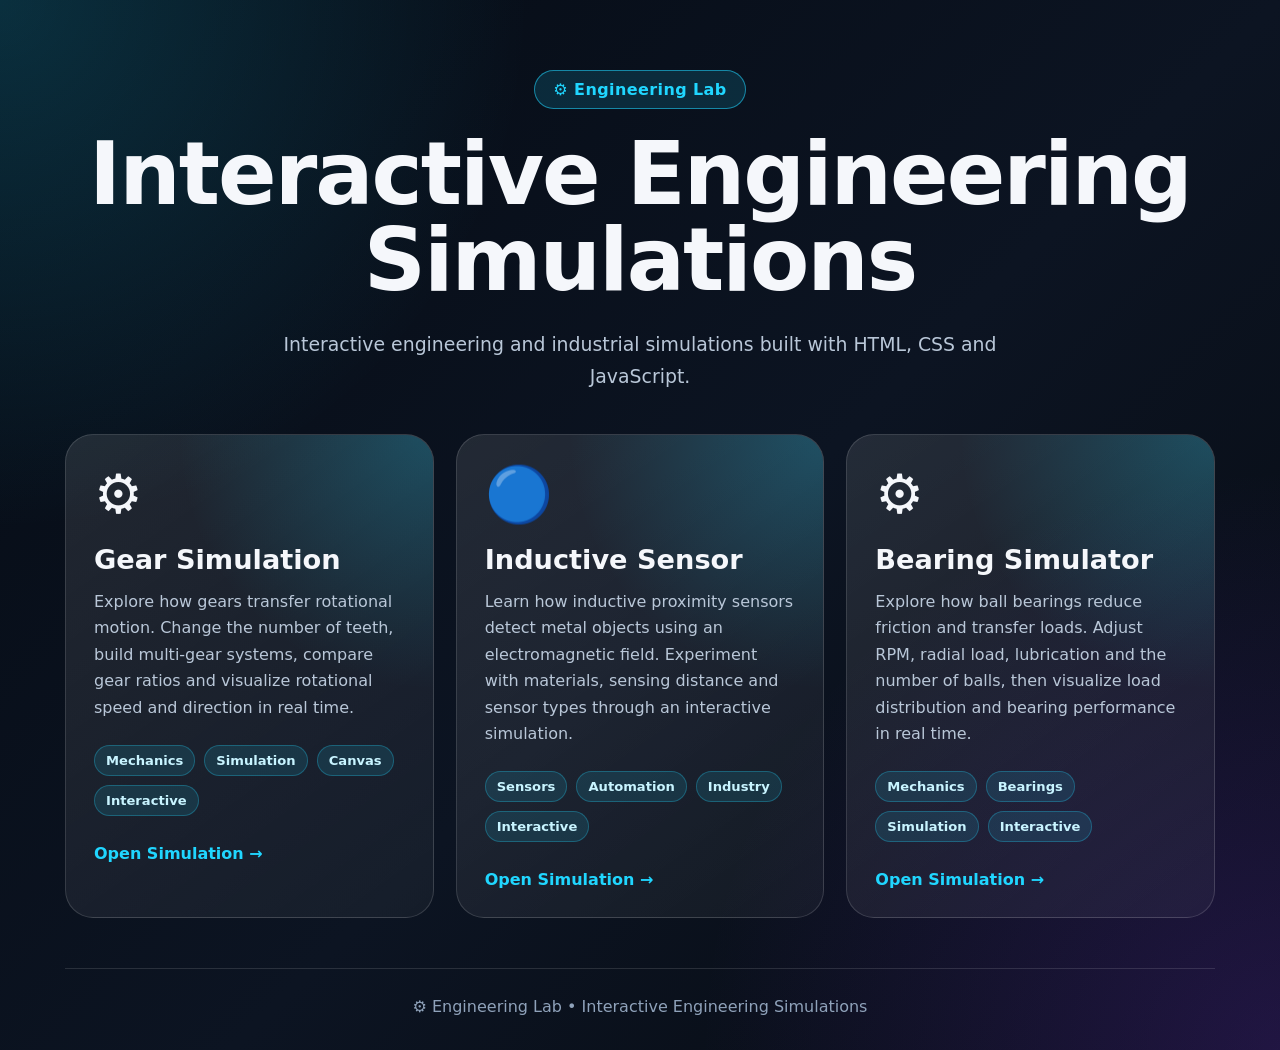
<file: index.html>
<!DOCTYPE html>
<html lang="en">
<head>
    <meta charset="UTF-8">
    <meta name="viewport" content="width=device-width, initial-scale=1.0">
    <title>Engineering Lab</title>
    <link rel="stylesheet" href="style.css">
</head>
<body>

<header class="hero">
    <div class="badge">⚙️ Engineering Lab</div>

    <h1>Interactive Engineering Simulations</h1>

    <p>
        Interactive engineering and industrial simulations built with HTML, CSS and JavaScript.
    </p>
</header>

<main class="grid">

    <a href="1-GearSimulation/index.html" class="card active">
        <div class="icon">⚙️</div>

        <h2>Gear Simulation</h2>

        <p>
            Explore how gears transfer rotational motion. Change the number of teeth,
            build multi-gear systems, compare gear ratios and visualize rotational speed
            and direction in real time.
        </p>

        <div class="tags">
            <span class="tag">Mechanics</span>
            <span class="tag">Simulation</span>
            <span class="tag">Canvas</span>
            <span class="tag">Interactive</span>
        </div>

        <span class="open">Open Simulation →</span>
    </a>

    <a href="2-InductiveSensor/index.html" class="card active">

        <div class="icon">🔵</div>
    
        <h2>Inductive Sensor</h2>
    
        <p>
            Learn how inductive proximity sensors detect metal objects using an
            electromagnetic field. Experiment with materials, sensing distance and
            sensor types through an interactive simulation.
        </p>
    
        <div class="tags">
            <span class="tag">Sensors</span>
            <span class="tag">Automation</span>
            <span class="tag">Industry</span>
            <span class="tag">Interactive</span>
        </div>
    
        <span class="open">Open Simulation →</span>
    
    </a>

    <a href="3-BearingSimulator/index.html" class="card active">

        <div class="icon">⚙️</div>
    
        <h2>Bearing Simulator</h2>
    
        <p>
            Explore how ball bearings reduce friction and transfer loads.
            Adjust RPM, radial load, lubrication and the number of balls,
            then visualize load distribution and bearing performance in real time.
        </p>
    
        <div class="tags">
            <span class="tag">Mechanics</span>
            <span class="tag">Bearings</span>
            <span class="tag">Simulation</span>
            <span class="tag">Interactive</span>
        </div>
    
        <span class="open">Open Simulation →</span>
    
    </a>

</main>

<footer>
    ⚙️ Engineering Lab • Interactive Engineering Simulations
</footer>

<script src="script.js"></script>
</body>
</html>
</file>
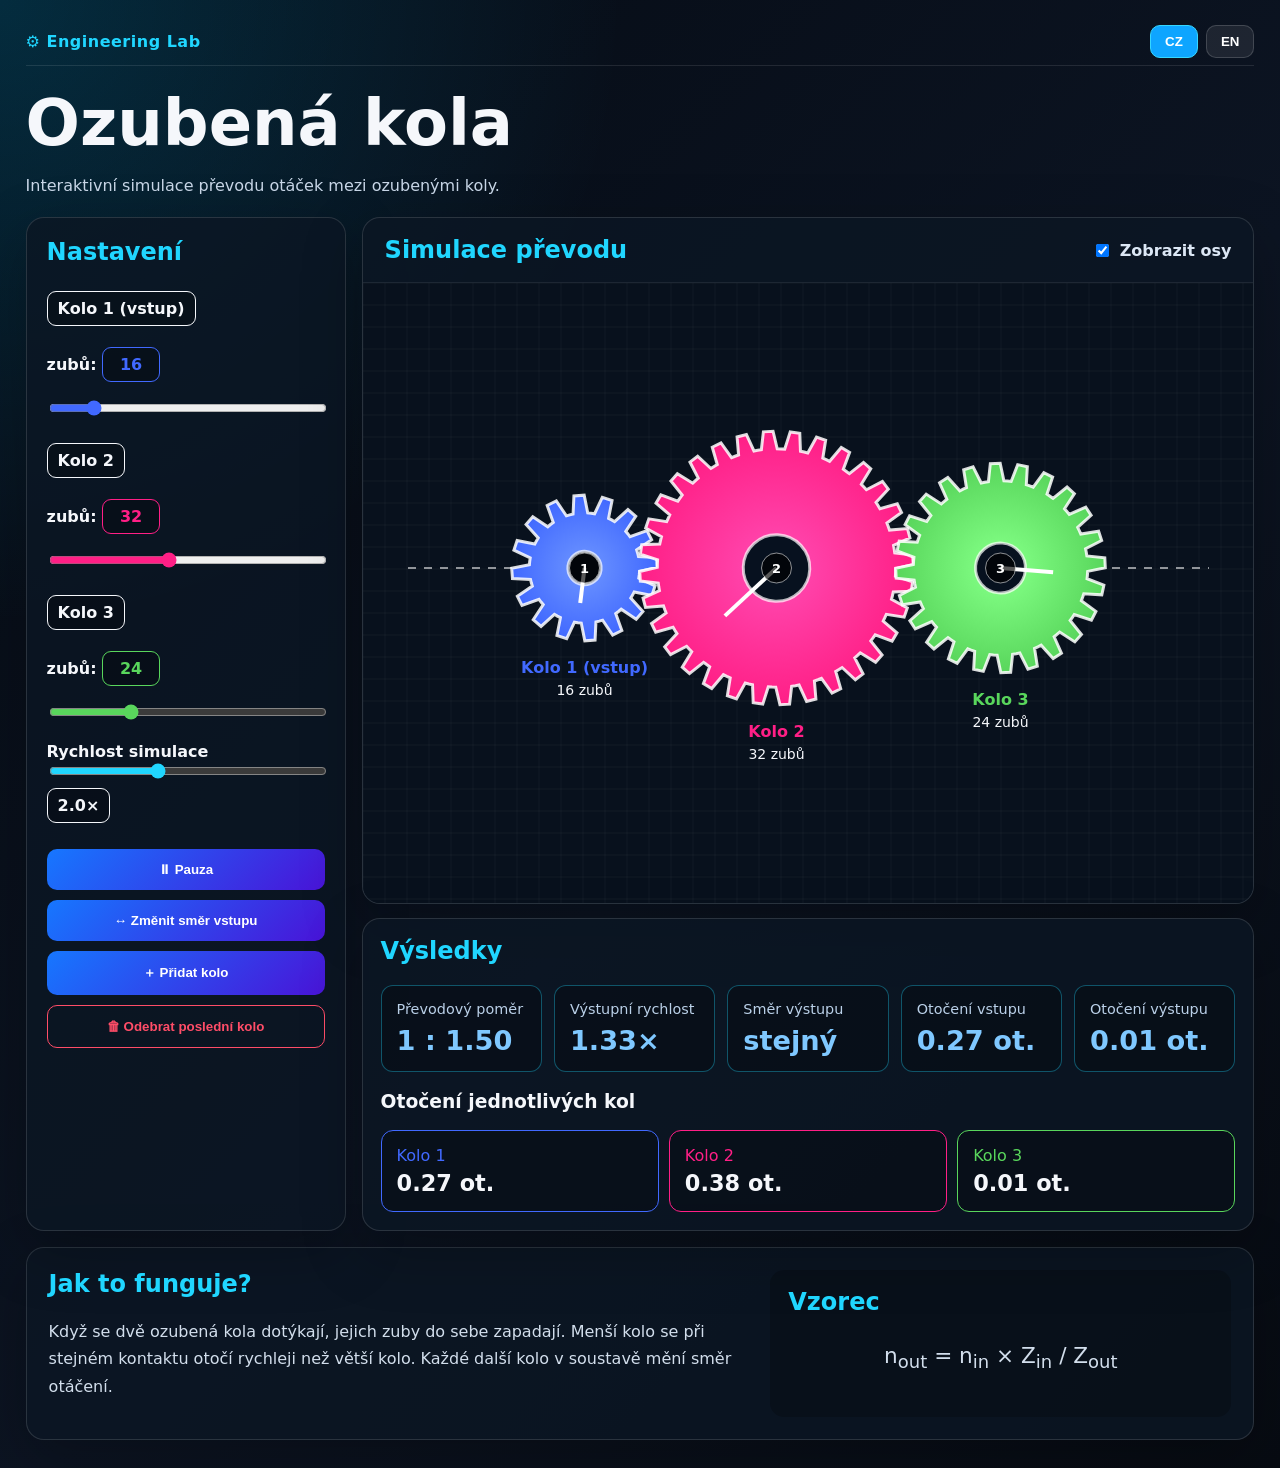
<file: 1-GearSimulation/index.html>
<!DOCTYPE html>
<html lang="cs">
<head>
  <meta charset="UTF-8" />
  <meta name="viewport" content="width=device-width, initial-scale=1.0" />
  <title>Engineering Lab – Ozubená kola</title>
  <link rel="stylesheet" href="style.css" />
</head>
<body>

<main class="app">
  <header class="topbar">
    <div class="brand">⚙️ Engineering Lab</div>

    <div class="lang">
      <button id="czBtn" class="active">CZ</button>
      <button id="enBtn">EN</button>
    </div>
  </header>

  <section class="hero">
    <h1 data-i18n="title">Ozubená kola</h1>
    <p data-i18n="subtitle">
      Interaktivní simulace převodu otáček mezi ozubenými koly.
    </p>
  </section>

  <section class="layout">
    <aside class="panel">
      <h2 data-i18n="settings">Nastavení</h2>

      <div id="gearControls"></div>

      <label>
        <span data-i18n="speed">Rychlost simulace</span>
        <input type="range" id="speedInput" min="0.1" max="5" step="0.1" value="2">
        <strong id="speedValue">2.0×</strong>
      </label>

      <button id="pauseBtn">⏸ Pauza</button>
      <button id="reverseBtn" data-i18n="reverse">↔ Změnit směr vstupu</button>
      <button id="addGearBtn" data-i18n="addGear">＋ Přidat kolo</button>
      <button id="removeGearBtn" class="danger" data-i18n="removeGear">🗑 Odebrat poslední kolo</button>
    </aside>

    <section class="main">
      <div class="simulation-card">
        <div class="card-header">
          <h2 data-i18n="simulation">Simulace převodu</h2>

          <label class="checkbox">
            <input type="checkbox" id="axisToggle" checked>
            <span data-i18n="showAxis">Zobrazit osy</span>
          </label>
        </div>

        <canvas id="scene" width="1100" height="520"></canvas>
      </div>

      <div class="results">
        <h2 data-i18n="results">Výsledky</h2>

        <div class="result-grid">
          <div class="result-box">
            <span data-i18n="ratio">Převodový poměr</span>
            <strong id="ratioValue">1 : 1</strong>
          </div>

          <div class="result-box">
            <span data-i18n="outputSpeed">Výstupní rychlost</span>
            <strong id="outputSpeedValue">1×</strong>
          </div>

          <div class="result-box">
            <span data-i18n="outputDirection">Směr výstupu</span>
            <strong id="directionValue">opačný</strong>
          </div>

          <div class="result-box">
            <span data-i18n="inputTurns">Otočení vstupu</span>
            <strong id="inputTurnsValue">0.00 ot.</strong>
          </div>

          <div class="result-box">
            <span data-i18n="outputTurns">Otočení výstupu</span>
            <strong id="outputTurnsValue">0.00 ot.</strong>
          </div>
        </div>

        <h3 data-i18n="gearTurns">Otočení jednotlivých kol</h3>
        <div id="turnList" class="turn-list"></div>
      </div>
    </section>
  </section>

  <section class="explanation">
    <div>
      <h2 data-i18n="howTitle">Jak to funguje?</h2>
      <p data-i18n="howText">
        Když se dvě ozubená kola dotýkají, jejich zuby do sebe zapadají.
        Menší kolo se při stejném kontaktu otočí rychleji než větší kolo.
        Každé další kolo v soustavě mění směr otáčení.
      </p>
    </div>

    <div class="formula">
      <h2 data-i18n="formula">Vzorec</h2>
      <p>n<sub>out</sub> = n<sub>in</sub> × Z<sub>in</sub> / Z<sub>out</sub></p>
    </div>
  </section>
</main>

<script src="script.js"></script>
</body>
</html>
</file>
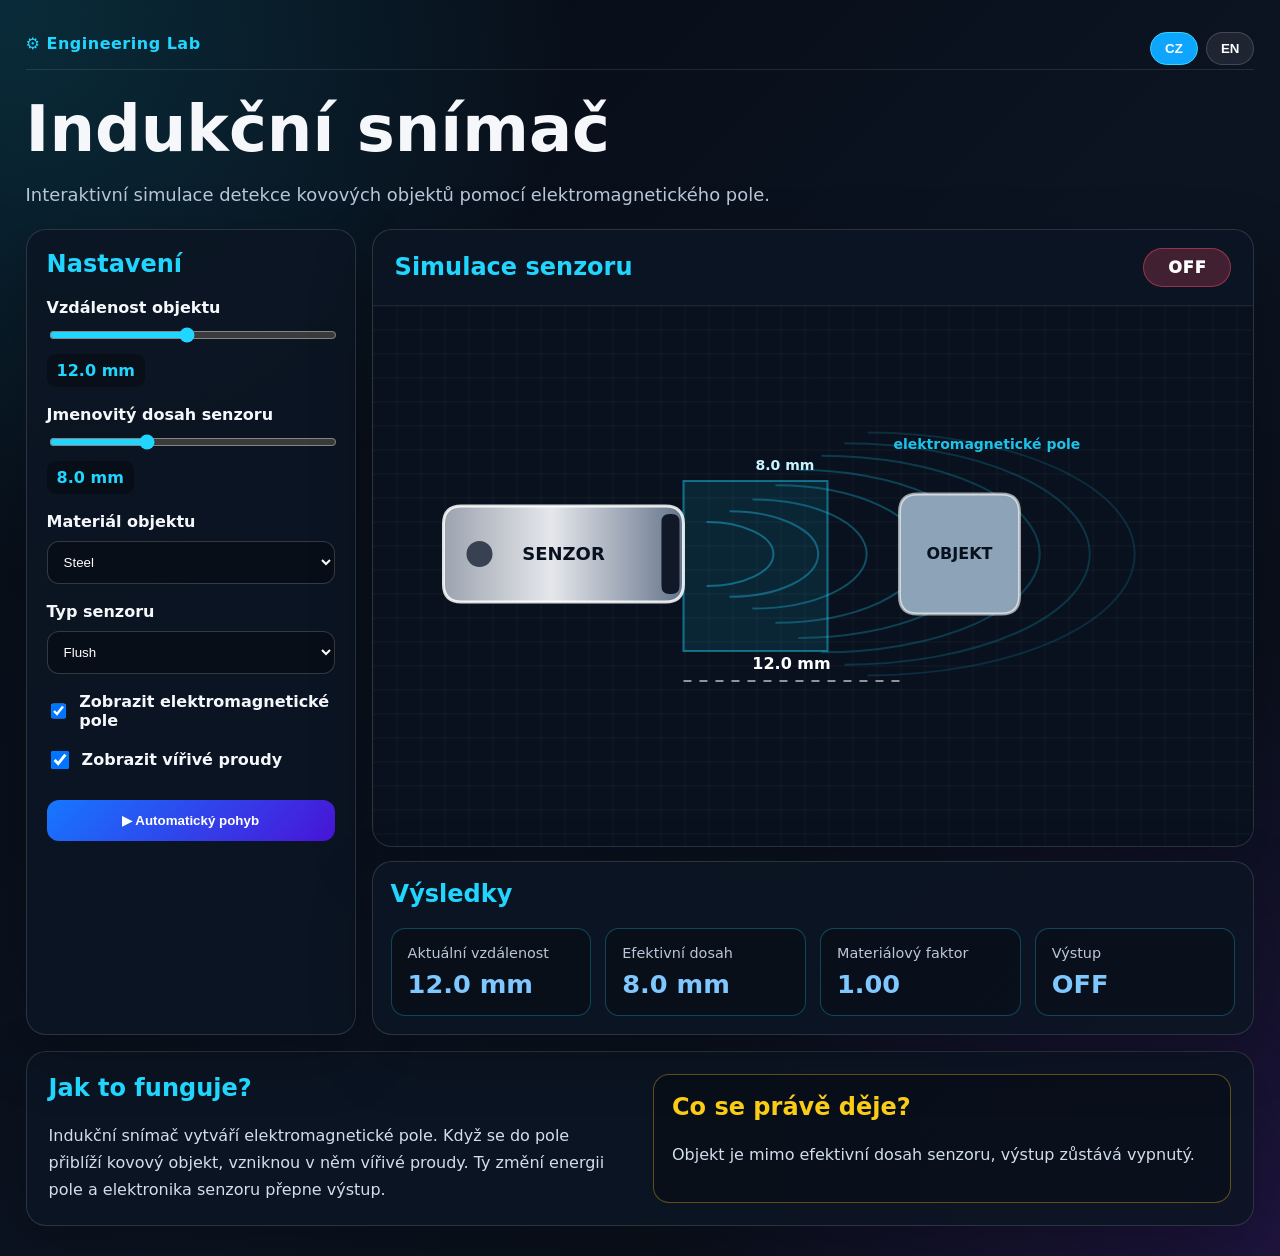
<file: 2-InductiveSensor/index.html>
<!DOCTYPE html>
<html lang="cs">
<head>
  <meta charset="UTF-8" />
  <meta name="viewport" content="width=device-width, initial-scale=1.0" />

  <title>Engineering Lab – Inductive Sensor</title>

  <link rel="stylesheet" href="style.css" />
</head>
<body>

<main class="app">

  <header class="topbar">
    <div class="brand">⚙️ Engineering Lab</div>

    <div class="lang">
      <button id="czBtn" class="active">CZ</button>
      <button id="enBtn">EN</button>
    </div>
  </header>

  <section class="hero">
    <h1 data-i18n="title">Indukční snímač</h1>
    <p data-i18n="subtitle">
      Interaktivní simulace detekce kovových objektů pomocí elektromagnetického pole.
    </p>
  </section>

  <section class="layout">

    <aside class="panel">
      <h2 data-i18n="settings">Nastavení</h2>

      <label>
        <span data-i18n="distance">Vzdálenost objektu</span>
        <input type="range" id="distanceInput" min="0" max="25" step="0.1" value="12">
        <strong id="distanceValue">12.0 mm</strong>
      </label>

      <label>
        <span data-i18n="nominalRange">Jmenovitý dosah senzoru</span>
        <input type="range" id="rangeInput" min="2" max="20" step="0.5" value="8">
        <strong id="rangeValue">8.0 mm</strong>
      </label>

      <label>
        <span data-i18n="material">Materiál objektu</span>
        <select id="materialSelect">
          <option value="steel">Steel</option>
          <option value="stainless">Stainless steel</option>
          <option value="aluminum">Aluminum</option>
          <option value="brass">Brass</option>
          <option value="copper">Copper</option>
          <option value="plastic">Plastic</option>
          <option value="wood">Wood</option>
        </select>
      </label>

      <label>
        <span data-i18n="sensorType">Typ senzoru</span>
        <select id="sensorTypeSelect">
          <option value="flush">Flush</option>
          <option value="nonflush">Non-flush</option>
        </select>
      </label>

      <label class="check">
        <input type="checkbox" id="fieldToggle" checked>
        <span data-i18n="showField">Zobrazit elektromagnetické pole</span>
      </label>

      <label class="check">
        <input type="checkbox" id="eddyToggle" checked>
        <span data-i18n="showEddy">Zobrazit vířivé proudy</span>
      </label>

      <button id="autoBtn" data-i18n="autoMove">▶ Automatický pohyb</button>
    </aside>

    <section class="main">

      <section class="simulation-card">
        <div class="card-header">
          <h2 data-i18n="simulation">Simulace senzoru</h2>
          <div id="statusBadge" class="status off">OFF</div>
        </div>

        <canvas id="scene" width="1000" height="520"></canvas>
      </section>

      <section class="results">
        <h2 data-i18n="results">Výsledky</h2>

        <div class="result-grid">
          <div class="result-box">
            <span data-i18n="currentDistance">Aktuální vzdálenost</span>
            <strong id="currentDistanceValue">12.0 mm</strong>
          </div>

          <div class="result-box">
            <span data-i18n="effectiveRange">Efektivní dosah</span>
            <strong id="effectiveRangeValue">8.0 mm</strong>
          </div>

          <div class="result-box">
            <span data-i18n="materialFactor">Materiálový faktor</span>
            <strong id="materialFactorValue">1.00</strong>
          </div>

          <div class="result-box">
            <span data-i18n="output">Výstup</span>
            <strong id="outputValue">OFF</strong>
          </div>
        </div>
      </section>

    </section>

  </section>

  <section class="explanation">
    <div>
      <h2 data-i18n="howTitle">Jak to funguje?</h2>
      <p data-i18n="howText">
        Indukční snímač vytváří elektromagnetické pole. Když se do pole přiblíží kovový objekt,
        vzniknou v něm vířivé proudy. Ty změní energii pole a elektronika senzoru přepne výstup.
      </p>
    </div>

    <div class="learning">
      <h2 data-i18n="learningTitle">Co se právě děje?</h2>
      <p id="learningText">
        Objekt je mimo dosah senzoru, výstup zůstává vypnutý.
      </p>
    </div>
  </section>

</main>

<script src="script.js"></script>
</body>
</html>
</file>
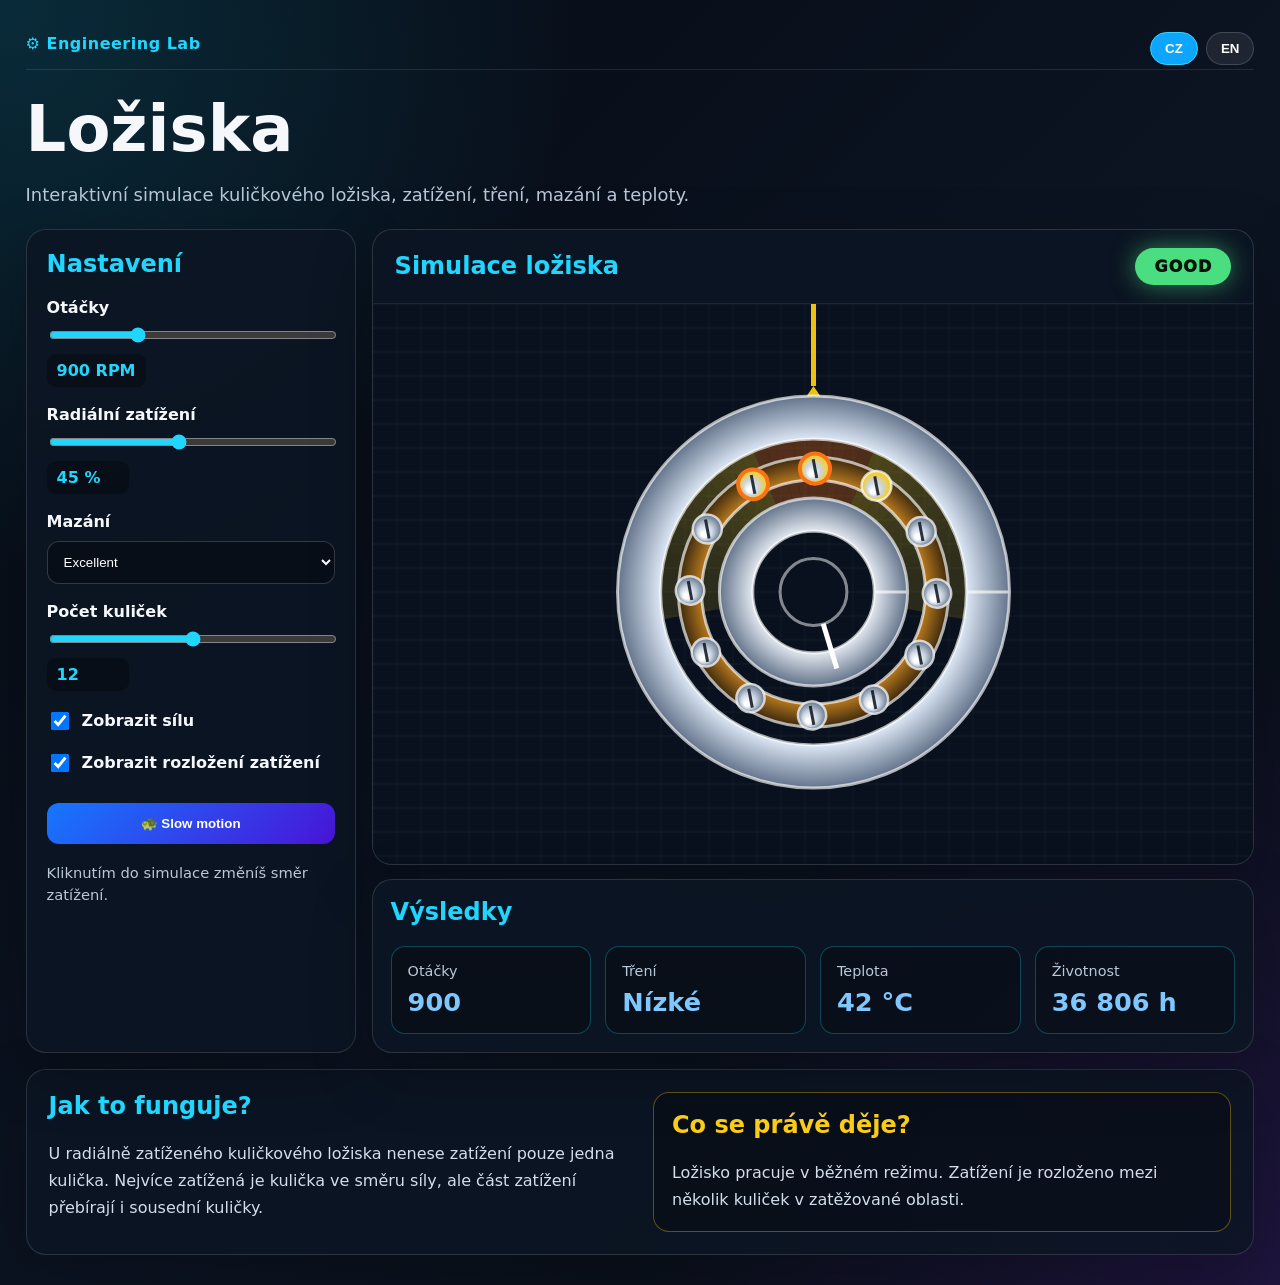
<file: 3-BearingSimulator/index.html>
<!DOCTYPE html>
<html lang="cs">
<head>
  <meta charset="UTF-8" />
  <meta name="viewport" content="width=device-width, initial-scale=1.0" />

  <title>Engineering Lab – Bearing Simulator</title>

  <link rel="stylesheet" href="style.css" />
</head>
<body>

<main class="app">

  <header class="topbar">
    <div class="brand">⚙️ Engineering Lab</div>

    <div class="lang">
      <button id="czBtn" class="active">CZ</button>
      <button id="enBtn">EN</button>
    </div>
  </header>

  <section class="hero">
    <h1 data-i18n="title">Ložiska</h1>
    <p data-i18n="subtitle">
      Interaktivní simulace kuličkového ložiska, zatížení, tření, mazání a teploty.
    </p>
  </section>

  <section class="layout">

    <aside class="panel">
      <h2 data-i18n="settings">Nastavení</h2>

      <label>
        <span data-i18n="rpm">Otáčky</span>
        <input type="range" id="rpmInput" min="0" max="3000" step="50" value="900">
        <strong id="rpmValue">900 RPM</strong>
      </label>

      <label>
        <span data-i18n="load">Radiální zatížení</span>
        <input type="range" id="loadInput" min="0" max="100" step="1" value="45">
        <strong id="loadValue">45 %</strong>
      </label>

      <label>
        <span data-i18n="lubrication">Mazání</span>
        <select id="lubricationSelect">
          <option value="excellent">Excellent</option>
          <option value="good">Good</option>
          <option value="poor">Poor</option>
          <option value="none">None</option>
        </select>
      </label>

      <label>
        <span data-i18n="balls">Počet kuliček</span>
        <input type="range" id="ballsInput" min="6" max="18" step="1" value="12">
        <strong id="ballsValue">12</strong>
      </label>

      <label class="check">
        <input type="checkbox" id="forceToggle" checked>
        <span data-i18n="forces">Zobrazit sílu</span>
      </label>

      <label class="check">
        <input type="checkbox" id="stressToggle" checked>
        <span data-i18n="stress">Zobrazit rozložení zatížení</span>
      </label>

      <button id="slowBtn" data-i18n="slowMotion">🐢 Slow motion</button>

      <p class="hint" data-i18n="hint">
        Kliknutím do simulace změníš směr zatížení.
      </p>
    </aside>

    <section class="main">

      <section class="simulation-card">
        <div class="card-header">
          <h2 data-i18n="simulation">Simulace ložiska</h2>
          <div id="statusBadge" class="status good">GOOD</div>
        </div>

        <canvas id="scene" width="1000" height="560"></canvas>
      </section>

      <section class="results">
        <h2 data-i18n="results">Výsledky</h2>

        <div class="result-grid">
          <div class="result-box">
            <span data-i18n="resultRpm">Otáčky</span>
            <strong id="resultRpm">900</strong>
          </div>

          <div class="result-box">
            <span data-i18n="friction">Tření</span>
            <strong id="frictionValue">Low</strong>
          </div>

          <div class="result-box">
            <span data-i18n="temperature">Teplota</span>
            <strong id="temperatureValue">32 °C</strong>
          </div>

          <div class="result-box">
            <span data-i18n="lifetime">Životnost</span>
            <strong id="lifetimeValue">42000 h</strong>
          </div>
        </div>
      </section>

    </section>

  </section>

  <section class="explanation">
    <div>
      <h2 data-i18n="howTitle">Jak to funguje?</h2>
      <p data-i18n="howText">
        U radiálně zatíženého kuličkového ložiska nenese zatížení pouze jedna kulička.
        Nejvíce zatížená je kulička ve směru síly, ale část zatížení přebírají i sousední kuličky.
      </p>
    </div>

    <div class="learning">
      <h2 data-i18n="learningTitle">Co se právě děje?</h2>
      <p id="learningText">
        Ložisko pracuje v běžném režimu s nízkým třením.
      </p>
    </div>
  </section>

</main>

<script src="script.js"></script>
</body>
</html>
</file>
<file: style.css>
* {
    box-sizing: border-box;
}

:root {
    --bg-main: #050b14;
    --bg-card: rgba(255, 255, 255, 0.07);
    --bg-card-hover: rgba(255, 255, 255, 0.11);
    --border: rgba(255, 255, 255, 0.14);
    --text-main: #f5f7fb;
    --text-muted: #b9c7d8;
    --accent: #20d6ff;
    --accent-soft: rgba(32, 214, 255, 0.14);
    --green: #4ade80;
}

body {
    margin: 0;
    min-height: 100vh;
    font-family: system-ui, Arial, sans-serif;
    color: var(--text-main);
    background:
        radial-gradient(circle at top left, rgba(32, 214, 255, 0.18), transparent 32%),
        radial-gradient(circle at bottom right, rgba(124, 58, 237, 0.22), transparent 35%),
        linear-gradient(135deg, #050b14, #0c1422 55%, #070b12);
}

.hero {
    width: min(1150px, 92%);
    margin: 0 auto;
    padding: 70px 0 42px;
    text-align: center;
}

.badge {
    display: inline-block;
    padding: 9px 18px;
    border-radius: 999px;
    background: var(--accent-soft);
    border: 1px solid rgba(32, 214, 255, 0.55);
    color: var(--accent);
    font-weight: 900;
    letter-spacing: 0.4px;
    margin-bottom: 22px;
}

h1 {
    margin: 0;
    font-size: clamp(2.4rem, 7vw, 5.4rem);
    line-height: 1;
    letter-spacing: -2px;
}

.hero p {
    max-width: 760px;
    margin: 24px auto 0;
    color: var(--text-muted);
    font-size: 1.18rem;
    line-height: 1.7;
}

.grid {
    width: min(1150px, 92%);
    margin: 0 auto;
    display: grid;
    grid-template-columns: repeat(auto-fit, minmax(280px, 1fr));
    gap: 22px;
    padding-bottom: 50px;
}

.card {
    position: relative;
    min-height: 300px;
    padding: 28px;
    border-radius: 28px;
    text-decoration: none;
    color: var(--text-main);
    background:
        linear-gradient(145deg, rgba(255,255,255,0.1), rgba(255,255,255,0.04));
    border: 1px solid var(--border);
    overflow: hidden;
    transition: transform 0.25s ease, border-color 0.25s ease, background 0.25s ease;
}

.card::before {
    content: "";
    position: absolute;
    inset: 0;
    background:
        radial-gradient(circle at top right, rgba(32, 214, 255, 0.24), transparent 42%);
    opacity: 0;
    transition: opacity 0.25s ease;
    pointer-events: none;
}

.card:hover {
    transform: translateY(-7px);
    background: var(--bg-card-hover);
    border-color: rgba(32, 214, 255, 0.65);
}

.card:hover::before,
.card.active::before {
    opacity: 1;
}

.icon {
    font-size: 3.4rem;
    margin-bottom: 18px;
}

.card h2 {
    position: relative;
    margin: 0 0 14px;
    font-size: 1.7rem;
}

.card p {
    position: relative;
    color: var(--text-muted);
    line-height: 1.65;
    margin: 0 0 24px;
}

.tags {
    position: relative;
    display: flex;
    flex-wrap: wrap;
    gap: 9px;
    margin-bottom: 28px;
}

.tag {
    padding: 7px 11px;
    border-radius: 999px;
    background: rgba(32, 214, 255, 0.12);
    border: 1px solid rgba(32, 214, 255, 0.28);
    color: #c8f4ff;
    font-size: 0.82rem;
    font-weight: 800;
}

.open {
    position: relative;
    display: inline-block;
    color: var(--accent);
    font-weight: 900;
}

footer {
    width: min(1150px, 92%);
    margin: 0 auto;
    padding: 28px 0 34px;
    text-align: center;
    color: #8fa2ba;
    border-top: 1px solid rgba(255,255,255,0.12);
}

@media (max-width: 650px) {
    .hero {
        text-align: left;
        padding-top: 44px;
    }

    h1 {
        letter-spacing: -1px;
    }

    .grid {
        grid-template-columns: 1fr;
    }

    .card {
        min-height: auto;
    }
}
</file>
<file: 1-GearSimulation/style.css>
* {
  box-sizing: border-box;
}

body {
  margin: 0;
  font-family: system-ui, Arial, sans-serif;
  color: #f5f7fb;
  background:
    radial-gradient(circle at top left, rgba(0, 195, 255, 0.18), transparent 32%),
    linear-gradient(135deg, #050b14, #0c1422 55%, #070b12);
  min-height: 100vh;
}

.app {
  width: min(1500px, 96%);
  margin: 0 auto;
  padding: 18px 0 28px;
}

.topbar {
  height: 48px;
  display: flex;
  align-items: center;
  justify-content: space-between;
  border-bottom: 1px solid rgba(255,255,255,0.1);
  margin-bottom: 20px;
}

.brand {
  font-weight: 900;
  color: #20d6ff;
  letter-spacing: 0.5px;
}

.lang {
  display: flex;
  gap: 8px;
}

.lang button {
  width: auto;
  padding: 8px 14px;
  margin: 0;
  background: rgba(255,255,255,0.08);
  border: 1px solid rgba(255,255,255,0.16);
}

.lang button.active {
  background: #0ea5ff;
  border-color: #36d7ff;
}

.hero h1 {
  font-size: clamp(2.4rem, 5vw, 4.8rem);
  margin: 0 0 10px;
}

.hero p {
  color: #c9d7e8;
  margin-bottom: 22px;
}

.layout {
  display: grid;
  grid-template-columns: 320px 1fr;
  gap: 16px;
}

.panel,
.simulation-card,
.results,
.explanation {
  background: rgba(12, 22, 36, 0.82);
  border: 1px solid rgba(255,255,255,0.13);
  border-radius: 18px;
  box-shadow: 0 20px 60px rgba(0,0,0,0.25);
}

.panel {
  padding: 20px;
}

h2 {
  color: #20d6ff;
  margin-top: 0;
}

label {
  display: block;
  margin: 16px 0;
  font-weight: 700;
}

input[type="range"] {
  width: 100%;
  accent-color: #20d6ff;
}

.control-line {
  margin-bottom: 18px;
}

.control-line strong,
#speedValue {
  display: inline-block;
  min-width: 58px;
  text-align: center;
  padding: 7px 10px;
  border-radius: 9px;
  margin-top: 5px;
  background: rgba(0,0,0,0.28);
  border: 1px solid currentColor;
}

button {
  width: 100%;
  padding: 13px 15px;
  margin-top: 10px;
  border: 0;
  border-radius: 10px;
  color: white;
  font-weight: 900;
  cursor: pointer;
  background: linear-gradient(135deg, #1677ff, #4914d8);
}

button:hover {
  filter: brightness(1.15);
}

button.danger {
  background: transparent;
  color: #ff4d68;
  border: 1px solid #ff4d68;
}

.main {
  display: grid;
  gap: 14px;
}

.simulation-card {
  overflow: hidden;
}

.card-header {
  display: flex;
  justify-content: space-between;
  align-items: center;
  padding: 18px 22px;
  border-bottom: 1px solid rgba(255,255,255,0.08);
}

.card-header h2 {
  margin: 0;
}

.checkbox {
  margin: 0;
  color: #dce7f5;
  display: flex;
  gap: 8px;
  align-items: center;
}

canvas {
  display: block;
  width: 100%;
  height: 620px;
}

.results {
  padding: 18px;
}

.result-grid {
  display: grid;
  grid-template-columns: repeat(5, 1fr);
  gap: 12px;
}

.result-box,
.turn-item {
  padding: 15px;
  border-radius: 12px;
  background: rgba(0,0,0,0.25);
  border: 1px solid rgba(32, 214, 255, 0.35);
}

.result-box span {
  display: block;
  color: #bad0e8;
  font-size: 0.9rem;
}

.result-box strong {
  display: block;
  margin-top: 8px;
  font-size: 1.7rem;
  color: #7fc8ff;
}

.turn-list {
  display: grid;
  grid-template-columns: repeat(auto-fit, minmax(160px, 1fr));
  gap: 10px;
}

.turn-item strong {
  display: block;
  font-size: 1.4rem;
  margin-top: 5px;
}

.explanation {
  margin-top: 16px;
  padding: 22px;
  display: grid;
  grid-template-columns: 1.2fr 0.8fr;
  gap: 30px;
}

.explanation p {
  color: #d2deec;
  line-height: 1.7;
}

.formula {
  background: rgba(0,0,0,0.22);
  border-radius: 14px;
  padding: 18px;
}

.formula p {
  font-size: 1.35rem;
  text-align: center;
}

@media (max-width: 1000px) {
  .layout,
  .explanation {
    grid-template-columns: 1fr;
  }

  .result-grid {
    grid-template-columns: repeat(2, 1fr);
  }
}
</file>
<file: 2-InductiveSensor/style.css>
* {
  box-sizing: border-box;
}

:root {
  --bg: #050b14;
  --panel: rgba(12, 22, 36, 0.86);
  --border: rgba(255, 255, 255, 0.13);
  --text: #f5f7fb;
  --muted: #b9c7d8;
  --accent: #20d6ff;
  --green: #4ade80;
  --red: #ff4d68;
  --yellow: #facc15;
}

body {
  margin: 0;
  min-height: 100vh;
  font-family: system-ui, Arial, sans-serif;
  color: var(--text);
  background:
    radial-gradient(circle at top left, rgba(32, 214, 255, 0.16), transparent 32%),
    radial-gradient(circle at bottom right, rgba(124, 58, 237, 0.2), transparent 35%),
    linear-gradient(135deg, #050b14, #0c1422 55%, #070b12);
}

.app {
  width: min(1500px, 96%);
  margin: 0 auto;
  padding: 18px 0 30px;
}

.topbar {
  height: 52px;
  display: flex;
  align-items: center;
  justify-content: space-between;
  margin-bottom: 22px;
  border-bottom: 1px solid rgba(255,255,255,0.1);
}

.brand {
  color: var(--accent);
  font-weight: 900;
  letter-spacing: 0.5px;
}

.lang {
  display: flex;
  gap: 8px;
}

.lang button {
  border: 1px solid rgba(255,255,255,0.16);
  background: rgba(255,255,255,0.08);
  color: white;
  padding: 8px 14px;
  border-radius: 999px;
  cursor: pointer;
  font-weight: 900;
}

.lang button.active {
  background: #0ea5ff;
  border-color: #36d7ff;
}

.hero h1 {
  font-size: clamp(2.4rem, 5vw, 4.8rem);
  margin: 0 0 10px;
}

.hero p {
  color: var(--muted);
  margin-bottom: 24px;
  font-size: 1.12rem;
}

.layout {
  display: grid;
  grid-template-columns: 330px 1fr;
  gap: 16px;
}

.panel,
.simulation-card,
.results,
.explanation {
  background: var(--panel);
  border: 1px solid var(--border);
  border-radius: 20px;
  box-shadow: 0 20px 60px rgba(0,0,0,0.25);
}

.panel {
  padding: 20px;
}

h2 {
  margin-top: 0;
  color: var(--accent);
}

label {
  display: block;
  margin: 18px 0;
  font-weight: 800;
}

input[type="range"],
select {
  width: 100%;
  margin-top: 10px;
}

input[type="range"] {
  accent-color: var(--accent);
}

select {
  padding: 12px;
  border-radius: 12px;
  color: white;
  background: rgba(0,0,0,0.28);
  border: 1px solid rgba(255,255,255,0.18);
  outline: none;
}

label strong {
  display: inline-block;
  min-width: 82px;
  margin-top: 7px;
  padding: 7px 10px;
  border-radius: 9px;
  background: rgba(0,0,0,0.3);
  color: var(--accent);
}

.check {
  display: flex;
  gap: 10px;
  align-items: center;
}

.check input {
  width: 18px;
  height: 18px;
}

button {
  width: 100%;
  padding: 13px 15px;
  margin-top: 10px;
  border: 0;
  border-radius: 12px;
  color: white;
  background: linear-gradient(135deg, #1677ff, #4914d8);
  font-weight: 900;
  cursor: pointer;
}

button:hover {
  filter: brightness(1.15);
}

.main {
  display: grid;
  gap: 14px;
}

.simulation-card {
  overflow: hidden;
}

.card-header {
  padding: 18px 22px;
  display: flex;
  justify-content: space-between;
  align-items: center;
  border-bottom: 1px solid rgba(255,255,255,0.08);
}

.card-header h2 {
  margin: 0;
}

.status {
  min-width: 88px;
  text-align: center;
  padding: 9px 16px;
  border-radius: 999px;
  font-weight: 1000;
  letter-spacing: 1px;
}

.status.on {
  color: #06120a;
  background: var(--green);
  box-shadow: 0 0 24px rgba(74, 222, 128, 0.65);
}

.status.off {
  color: white;
  background: rgba(255,77,104,0.22);
  border: 1px solid rgba(255,77,104,0.45);
}

canvas {
  display: block;
  width: 100%;
  height: 540px;
}

.results {
  padding: 18px;
}

.result-grid {
  display: grid;
  grid-template-columns: repeat(4, 1fr);
  gap: 14px;
}

.result-box {
  padding: 16px;
  border-radius: 14px;
  background: rgba(0,0,0,0.25);
  border: 1px solid rgba(32, 214, 255, 0.28);
}

.result-box span {
  display: block;
  color: var(--muted);
  font-size: 0.9rem;
}

.result-box strong {
  display: block;
  margin-top: 8px;
  color: #7fc8ff;
  font-size: 1.6rem;
}

.explanation {
  margin-top: 16px;
  padding: 22px;
  display: grid;
  grid-template-columns: 1fr 1fr;
  gap: 26px;
}

.explanation p {
  color: #d2deec;
  line-height: 1.7;
  margin-bottom: 0;
}

.learning {
  padding: 18px;
  border-radius: 16px;
  background: rgba(0,0,0,0.25);
  border: 1px solid rgba(250, 204, 21, 0.35);
}

.learning h2 {
  color: var(--yellow);
}

@media (max-width: 1050px) {
  .layout,
  .explanation {
    grid-template-columns: 1fr;
  }

  .result-grid {
    grid-template-columns: repeat(2, 1fr);
  }
}

@media (max-width: 650px) {
  .result-grid {
    grid-template-columns: 1fr;
  }

  canvas {
    height: 460px;
  }
}
</file>
<file: 3-BearingSimulator/style.css>
* {
  box-sizing: border-box;
}

:root {
  --bg: #050b14;
  --panel: rgba(12, 22, 36, 0.86);
  --border: rgba(255, 255, 255, 0.13);
  --text: #f5f7fb;
  --muted: #b9c7d8;
  --accent: #20d6ff;
  --green: #4ade80;
  --yellow: #facc15;
  --red: #ff4d68;
}

body {
  margin: 0;
  min-height: 100vh;
  font-family: system-ui, Arial, sans-serif;
  color: var(--text);
  background:
    radial-gradient(circle at top left, rgba(32, 214, 255, 0.16), transparent 32%),
    radial-gradient(circle at bottom right, rgba(124, 58, 237, 0.2), transparent 35%),
    linear-gradient(135deg, #050b14, #0c1422 55%, #070b12);
}

.app {
  width: min(1500px, 96%);
  margin: 0 auto;
  padding: 18px 0 30px;
}

.topbar {
  height: 52px;
  display: flex;
  align-items: center;
  justify-content: space-between;
  margin-bottom: 22px;
  border-bottom: 1px solid rgba(255,255,255,0.1);
}

.brand {
  color: var(--accent);
  font-weight: 900;
  letter-spacing: 0.5px;
}

.lang {
  display: flex;
  gap: 8px;
}

.lang button {
  border: 1px solid rgba(255,255,255,0.16);
  background: rgba(255,255,255,0.08);
  color: white;
  padding: 8px 14px;
  border-radius: 999px;
  cursor: pointer;
  font-weight: 900;
}

.lang button.active {
  background: #0ea5ff;
  border-color: #36d7ff;
}

.hero h1 {
  font-size: clamp(2.4rem, 5vw, 4.8rem);
  margin: 0 0 10px;
}

.hero p {
  color: var(--muted);
  margin-bottom: 24px;
  font-size: 1.12rem;
}

.layout {
  display: grid;
  grid-template-columns: 330px 1fr;
  gap: 16px;
}

.panel,
.simulation-card,
.results,
.explanation {
  background: var(--panel);
  border: 1px solid var(--border);
  border-radius: 20px;
  box-shadow: 0 20px 60px rgba(0,0,0,0.25);
}

.panel {
  padding: 20px;
}

h2 {
  margin-top: 0;
  color: var(--accent);
}

label {
  display: block;
  margin: 18px 0;
  font-weight: 800;
}

input[type="range"],
select {
  width: 100%;
  margin-top: 10px;
}

input[type="range"] {
  accent-color: var(--accent);
}

select {
  padding: 12px;
  border-radius: 12px;
  color: white;
  background: rgba(0,0,0,0.28);
  border: 1px solid rgba(255,255,255,0.18);
  outline: none;
}

label strong {
  display: inline-block;
  min-width: 82px;
  margin-top: 7px;
  padding: 7px 10px;
  border-radius: 9px;
  background: rgba(0,0,0,0.3);
  color: var(--accent);
}

.check {
  display: flex;
  gap: 10px;
  align-items: center;
}

.check input {
  width: 18px;
  height: 18px;
}

button {
  width: 100%;
  padding: 13px 15px;
  margin-top: 10px;
  border: 0;
  border-radius: 12px;
  color: white;
  background: linear-gradient(135deg, #1677ff, #4914d8);
  font-weight: 900;
  cursor: pointer;
}

button:hover {
  filter: brightness(1.15);
}

.main {
  display: grid;
  gap: 14px;
}

.simulation-card {
  overflow: hidden;
}

.card-header {
  padding: 18px 22px;
  display: flex;
  justify-content: space-between;
  align-items: center;
  border-bottom: 1px solid rgba(255,255,255,0.08);
}

.card-header h2 {
  margin: 0;
}

.status {
  min-width: 96px;
  text-align: center;
  padding: 9px 16px;
  border-radius: 999px;
  font-weight: 1000;
  letter-spacing: 1px;
}

.status.good {
  color: #06120a;
  background: var(--green);
  box-shadow: 0 0 24px rgba(74, 222, 128, 0.55);
}

.status.warning {
  color: #171000;
  background: var(--yellow);
  box-shadow: 0 0 24px rgba(250, 204, 21, 0.45);
}

.status.danger {
  color: white;
  background: var(--red);
  box-shadow: 0 0 24px rgba(255, 77, 104, 0.55);
}

canvas {
  display: block;
  width: 100%;
  height: 560px;
}

.results {
  padding: 18px;
}

.result-grid {
  display: grid;
  grid-template-columns: repeat(4, 1fr);
  gap: 14px;
}

.result-box {
  padding: 16px;
  border-radius: 14px;
  background: rgba(0,0,0,0.25);
  border: 1px solid rgba(32, 214, 255, 0.28);
}

.result-box span {
  display: block;
  color: var(--muted);
  font-size: 0.9rem;
}

.result-box strong {
  display: block;
  margin-top: 8px;
  color: #7fc8ff;
  font-size: 1.6rem;
}

.explanation {
  margin-top: 16px;
  padding: 22px;
  display: grid;
  grid-template-columns: 1fr 1fr;
  gap: 26px;
}

.explanation p {
  color: #d2deec;
  line-height: 1.7;
  margin-bottom: 0;
}

.hint {
  margin-top: 18px;
  color: #b9c7d8;
  font-size: 0.92rem;
  line-height: 1.5;
}

.learning {
  padding: 18px;
  border-radius: 16px;
  background: rgba(0,0,0,0.25);
  border: 1px solid rgba(250, 204, 21, 0.35);
}

.learning h2 {
  color: var(--yellow);
}

@media (max-width: 1050px) {
  .layout,
  .explanation {
    grid-template-columns: 1fr;
  }

  .result-grid {
    grid-template-columns: repeat(2, 1fr);
  }
}

@media (max-width: 650px) {
  .result-grid {
    grid-template-columns: 1fr;
  }

  canvas {
    height: 460px;
  }
}
</file>
